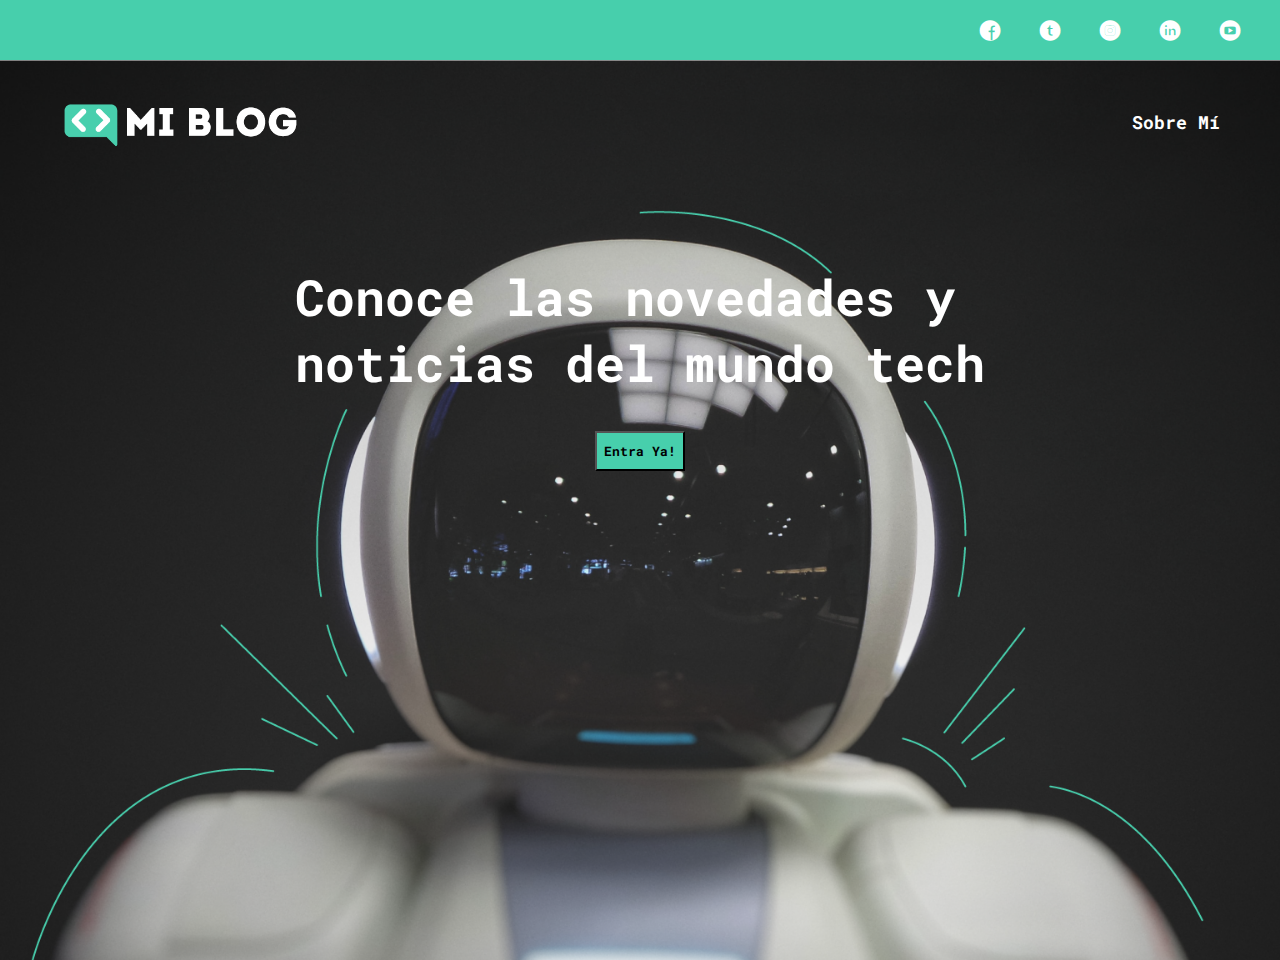
<file: index.html>
<!DOCTYPE html>
<html lang="en">
<head>
    <meta charset="UTF-8">
    <meta name="viewport" content="width=device-width, initial-scale=1.0">
    <title>BLOG - EJ</title>
    <link rel="stylesheet" href="./css/styles.min.css">
    <link rel="preconnect" href="https://fonts.gstatic.com">
    <link rel="preconnect" href="https://fonts.gstatic.com">
    <link href="https://fonts.googleapis.com/css2?family=Roboto+Mono:wght@300;700&display=swap" rel="stylesheet">
    <link rel="stylesheet" href="assets/socialmedia/font/flaticon.css">
</head>
<body class="body-index">
    <header>
        <ul>
            <li><a href="" class="flaticon-001-facebook"></a></li>
            <li><a href="" class="flaticon-002-twitter"></a></li>
            <li><a href="" class="flaticon-011-instagram"></a></li>
            <li><a href="" class="flaticon-010-linkedin"></a></li>
            <li><a href="" class="flaticon-008-youtube"></a></li>
        </ul>
    </header>

    <main class="index-main">
        <div class="index-arriba">

            <img src="./assets/logoblanco.png" class="logo" alt="Logo">
            <a href="/sobremi.html" class="sobremi">Sobre Mí</a>

        </div>

        <div class="index-abajo">

            <h1>Conoce las novedades y<br>noticias del mundo tech</h1>
            <button><a href="./blogs.html">Entra Ya!</a></button>

        </div>
    </main>
</body>
</html>
</file>
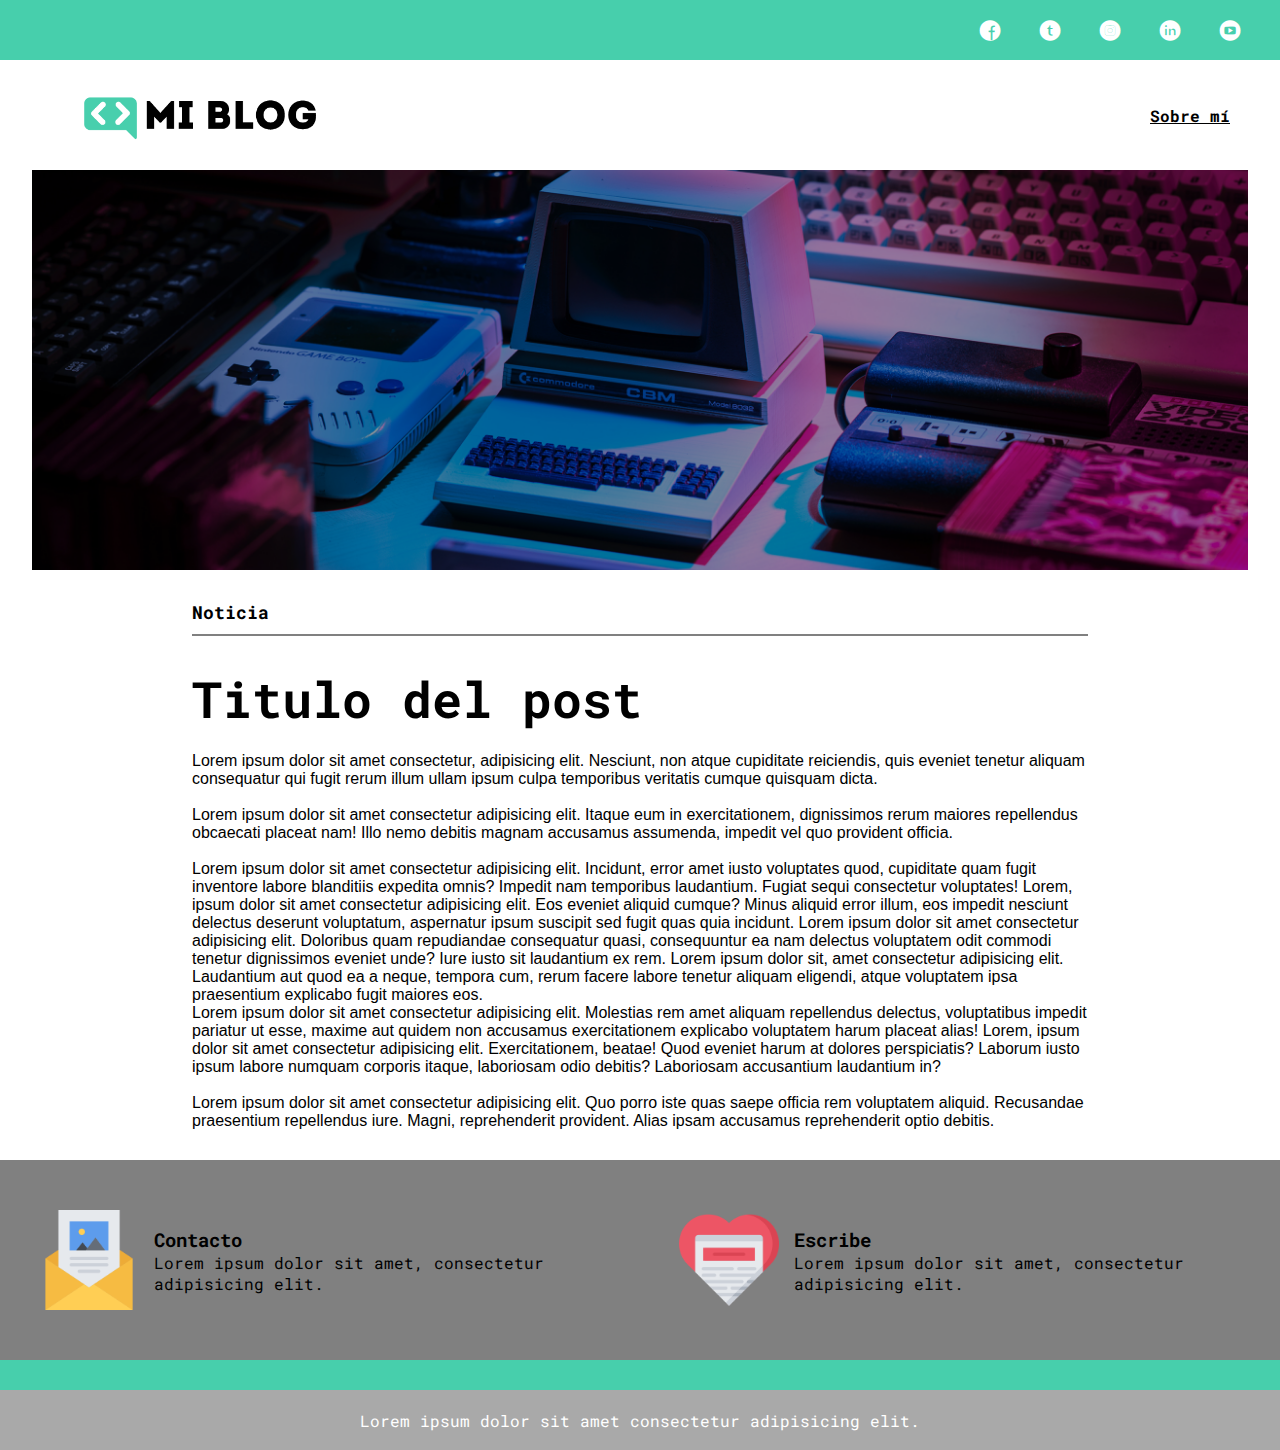
<file: blogpost.html>
<!DOCTYPE html>
<html lang="en">
<head>
    <meta charset="UTF-8">
    <meta name="viewport" content="width=device-width, initial-scale=1.0">
    <title>BLOG - EJ</title>
    <link rel="stylesheet" href="./css/styles.min.css">
    <link rel="preconnect" href="https://fonts.gstatic.com">
    <link rel="preconnect" href="https://fonts.gstatic.com">
    <link href="https://fonts.googleapis.com/css2?family=Roboto+Mono:wght@300;700&display=swap" rel="stylesheet">
    <link rel="stylesheet" href="assets/socialmedia/font/flaticon.css">
</head>

<body>
    <header>
        <ul>
            <li><a href="" class="flaticon-001-facebook"></a></li>
            <li><a href="" class="flaticon-002-twitter"></a></li>
            <li><a href="" class="flaticon-011-instagram"></a></li>
            <li><a href="" class="flaticon-010-linkedin"></a></li>
            <li><a href="" class="flaticon-008-youtube"></a></li>
        </ul>
    </header>

    <div class="bajo-header">
        <img src="./assets/logonegro.png" alt="Logo">
        <a href="/sobremi.html">Sobre mí</a>
    </div>

    <div class="cabecera"></div>

    <div class="medio">
        <p>Noticia</p>
        <div class="linea2"></div>
    </div>

    <main class="blogpost">
        <h2>Titulo del post</h1>
        <p>Lorem ipsum dolor sit amet consectetur, adipisicing elit. Nesciunt, non atque cupiditate reiciendis, quis eveniet tenetur aliquam consequatur qui fugit rerum illum ullam ipsum culpa temporibus veritatis cumque quisquam dicta.</p><br>
        <p>Lorem ipsum dolor sit amet consectetur adipisicing elit. Itaque eum in exercitationem, dignissimos rerum maiores repellendus obcaecati placeat nam! Illo nemo debitis magnam accusamus assumenda, impedit vel quo provident officia.</p><br>
        <p>Lorem ipsum dolor sit amet consectetur adipisicing elit. Incidunt, error amet iusto voluptates quod, cupiditate quam fugit inventore labore blanditiis expedita omnis? Impedit nam temporibus laudantium. Fugiat sequi consectetur voluptates! Lorem, ipsum dolor sit amet consectetur adipisicing elit. Eos eveniet aliquid cumque? Minus aliquid error illum, eos impedit nesciunt delectus deserunt voluptatum, aspernatur ipsum suscipit sed fugit quas quia incidunt. Lorem ipsum dolor sit amet consectetur adipisicing elit. Doloribus quam repudiandae consequatur quasi, consequuntur ea nam delectus voluptatem odit commodi tenetur dignissimos eveniet unde? Iure iusto sit laudantium ex rem. Lorem ipsum dolor sit, amet consectetur adipisicing elit. <br> Laudantium aut quod ea a neque, tempora cum, rerum facere labore tenetur aliquam eligendi, atque voluptatem ipsa praesentium explicabo fugit maiores eos. <br> Lorem ipsum dolor sit amet consectetur adipisicing elit. Molestias rem amet aliquam repellendus delectus, voluptatibus impedit pariatur ut esse, maxime aut quidem non accusamus exercitationem explicabo voluptatem harum placeat alias! Lorem, ipsum dolor sit amet consectetur adipisicing elit. Exercitationem, beatae! Quod eveniet harum at dolores perspiciatis? Laborum iusto ipsum labore numquam corporis itaque, laboriosam odio debitis? Laboriosam accusantium laudantium in?</p><br>
        <p>Lorem ipsum dolor sit amet consectetur adipisicing elit. Quo porro iste quas saepe officia rem voluptatem aliquid. Recusandae praesentium repellendus iure. Magni, reprehenderit provident. Alias ipsam accusamus reprehenderit optio debitis.</p>
    </main>

    <section class="contacto">

        <div class="encierro">
            <img src="assets/iconos/png/013-newsletter.png" alt="newsletter">

            <div class="contacto-escribe">
    
                
                <h3>Contacto</h3>
                <p>Lorem ipsum dolor sit amet, consectetur adipisicing elit.</p>
    
            </div>
        </div>

        <div class="encierro">
            <img src="assets/iconos/png/006-like.png" alt="live">

            <div class="contacto-escribe">
    
                
                <h3>Escribe</h3>
                <p>Lorem ipsum dolor sit amet, consectetur adipisicing elit.</p>
    
            </div>
        </div>

    </section>

    <footer><p>Lorem ipsum dolor sit amet consectetur adipisicing elit.</p></footer>
</body>
</html>
</file>
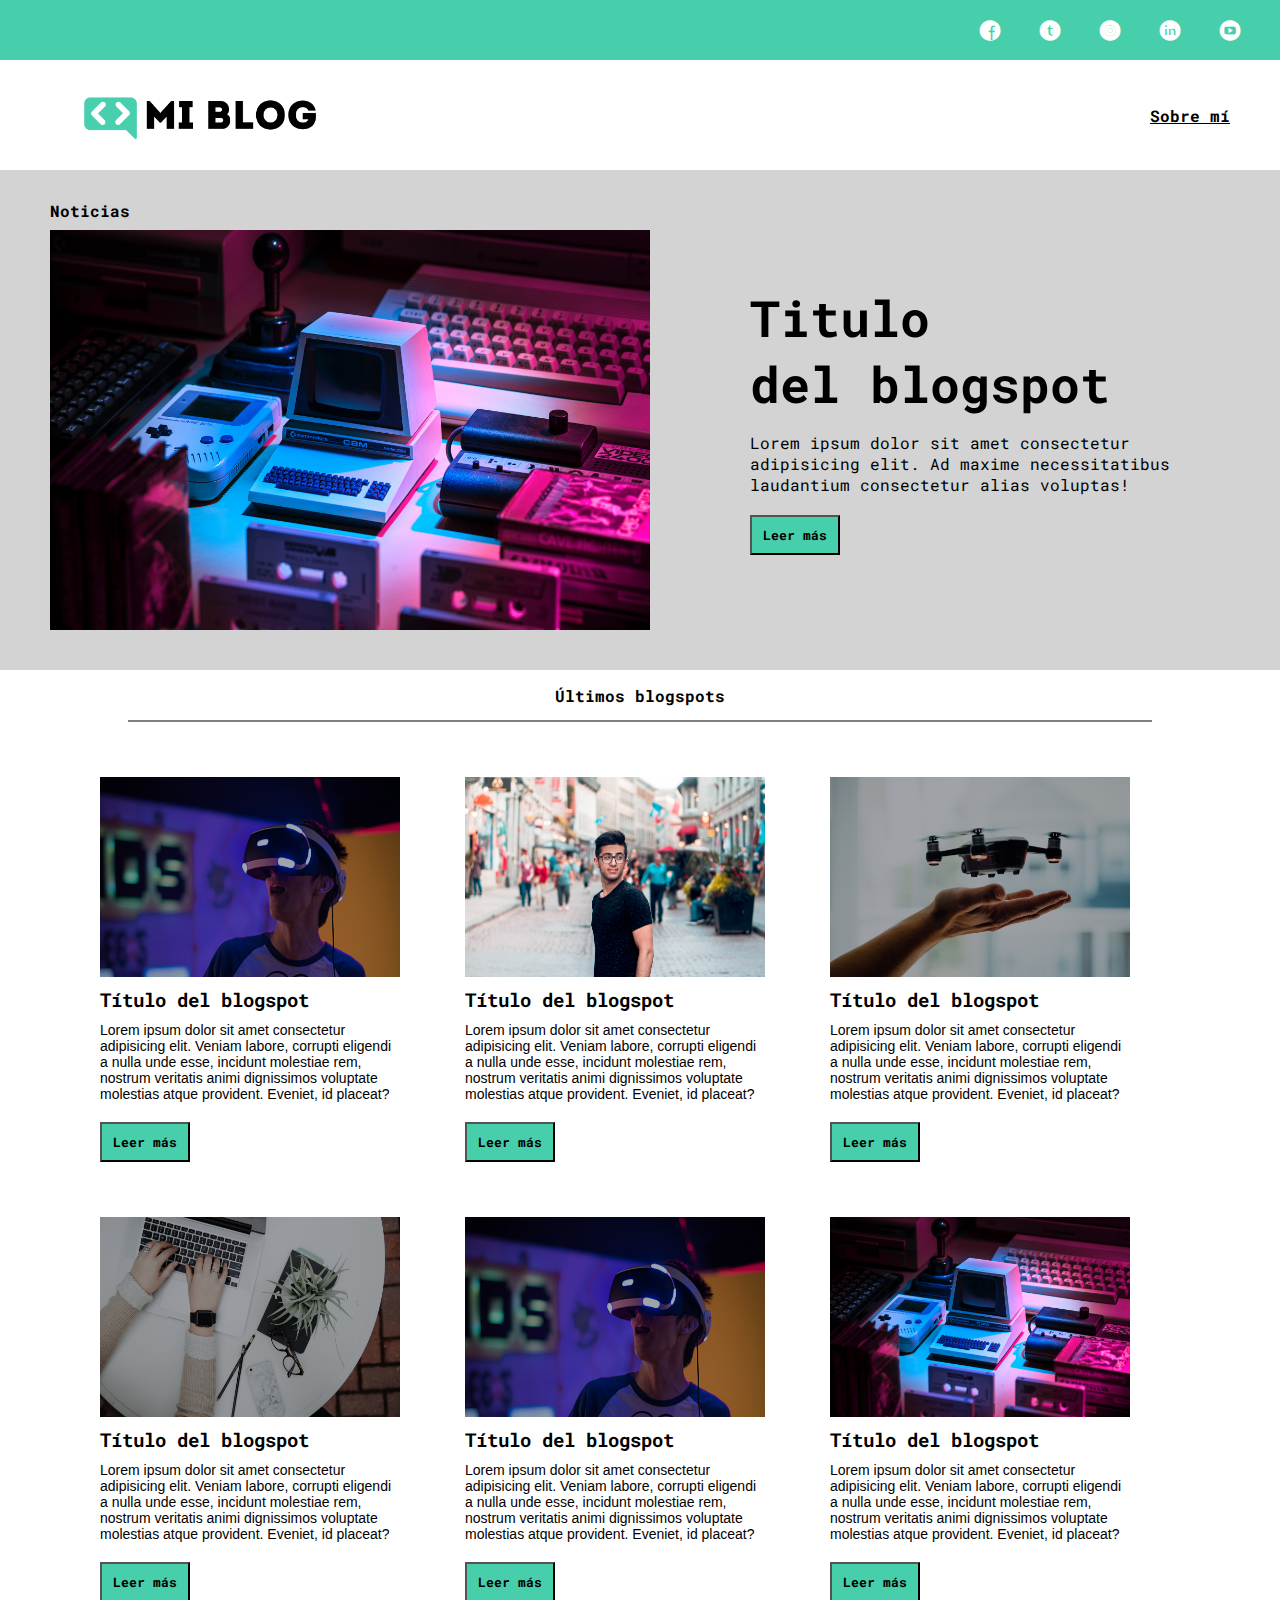
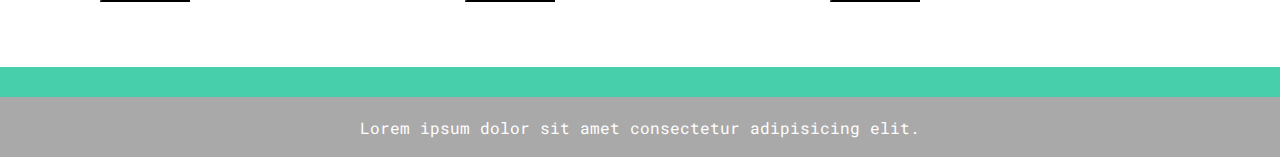
<file: blogs.html>
<!DOCTYPE html>
<html lang="en">
<head>
    <meta charset="UTF-8">
    <meta name="viewport" content="width=device-width, initial-scale=1.0">
    <title>Document</title>
    <link rel="stylesheet" href="./css/styles.min.css">
    <link rel="preconnect" href="https://fonts.gstatic.com">
    <link rel="preconnect" href="https://fonts.gstatic.com">
    <link href="https://fonts.googleapis.com/css2?family=Roboto+Mono:wght@300;700&display=swap" rel="stylesheet">
    <link rel="stylesheet" href="assets/socialmedia/font/flaticon.css">
</head>
<body>

    <header>
        <ul>
            <li><a href="" class="flaticon-001-facebook"></a></li>
            <li><a href="" class="flaticon-002-twitter"></a></li>
            <li><a href="" class="flaticon-011-instagram"></a></li>
            <li><a href="" class="flaticon-010-linkedin"></a></li>
            <li><a href="" class="flaticon-008-youtube"></a></li>
        </ul>
    </header>

    <div class="bajo-header">
        <img src="./assets/logonegro.png" alt="Logo">
        <a href="/sobremi.html">Sobre mí</a>
    </div>

    <section class="blogs-arriba">
            <p class="noticias-arriba">Noticias</p>

            <div class="noticias-container">

                
                <img src="./assets/imagenes/lorenzo-herrera-p0j-mE6mGo4-unsplash.jpg" alt="Noticia">

                <div class="detalle-noticia">
                    <h1>Titulo<br>del blogspot</h1>
                    <p>Lorem ipsum dolor sit amet consectetur adipisicing elit. Ad maxime necessitatibus laudantium consectetur alias voluptas!</p>
                    <button><a href="/blogpost.html">Leer más</a></button>
                </div>

            </div>

    </section>

    <div class="titulo-medio">
        <p>Últimos blogspots</p>
    </div>

    <div class="linea"></div>

    <section class="blogs-abajo">

        <article class="card-notice">

            <img src="assets/imagenes/uriel-soberanes-MxVkWPiJALs-unsplash-2.png" alt="Imagen noticia">
            <h3>Título del blogspot</h1>
            <p>Lorem ipsum dolor sit amet consectetur adipisicing elit. Veniam labore, corrupti eligendi a nulla unde esse, incidunt molestiae rem, nostrum veritatis animi dignissimos voluptate molestias atque provident. Eveniet, id placeat?</p>
            <button><a href="/blogpost.html">Leer más</a></button>

        </article>

        <article class="card-notice">

            <img src="assets/imagenes/warren-wong-iOWry_4xGmc-unsplash.jpg" alt="Imagen noticia">
            <h3>Título del blogspot</h1>
            <p>Lorem ipsum dolor sit amet consectetur adipisicing elit. Veniam labore, corrupti eligendi a nulla unde esse, incidunt molestiae rem, nostrum veritatis animi dignissimos voluptate molestias atque provident. Eveniet, id placeat?</p>
            <button><a href="/blogpost.html">Leer más</a></button>

        </article>

        <article class="card-notice">

            <img src="assets/imagenes/dose-media-DiTiYQx0mh4-unsplash-2.png" alt="Imagen noticia">
            <h3>Título del blogspot</h1>
            <p>Lorem ipsum dolor sit amet consectetur adipisicing elit. Veniam labore, corrupti eligendi a nulla unde esse, incidunt molestiae rem, nostrum veritatis animi dignissimos voluptate molestias atque provident. Eveniet, id placeat?</p>
            <button><a href="/blogpost.html">Leer más</a></button>

        </article>

        <article class="card-notice">

            <img src="assets/imagenes/corinne-kutz-tMI2_-r5Nfo-unsplash-2.png" alt="Imagen noticia">
            <h3>Título del blogspot</h1>
            <p>Lorem ipsum dolor sit amet consectetur adipisicing elit. Veniam labore, corrupti eligendi a nulla unde esse, incidunt molestiae rem, nostrum veritatis animi dignissimos voluptate molestias atque provident. Eveniet, id placeat?</p>
            <button><a href="/blogpost.html">Leer más</a></button>

        </article>

        <article class="card-notice">

            <img src="assets/imagenes/uriel-soberanes-MxVkWPiJALs-unsplash-2.png" alt="Imagen noticia">
            <h3>Título del blogspot</h1>
            <p>Lorem ipsum dolor sit amet consectetur adipisicing elit. Veniam labore, corrupti eligendi a nulla unde esse, incidunt molestiae rem, nostrum veritatis animi dignissimos voluptate molestias atque provident. Eveniet, id placeat?</p>
            <button><a href="/blogpost.html">Leer más</a></button>

        </article>

        <article class="card-notice">

            <img src="assets/imagenes/lorenzo-herrera-p0j-mE6mGo4-unsplash.jpg" alt="Imagen noticia">
            <h3>Título del blogspot</h1>
            <p>Lorem ipsum dolor sit amet consectetur adipisicing elit. Veniam labore, corrupti eligendi a nulla unde esse, incidunt molestiae rem, nostrum veritatis animi dignissimos voluptate molestias atque provident. Eveniet, id placeat?</p>
            <button><a href="/blogpost.html">Leer más</a></button>

        </article>

    </section>
    
    <footer><p>Lorem ipsum dolor sit amet consectetur adipisicing elit.</p></footer>

</body>
</html>
</file>
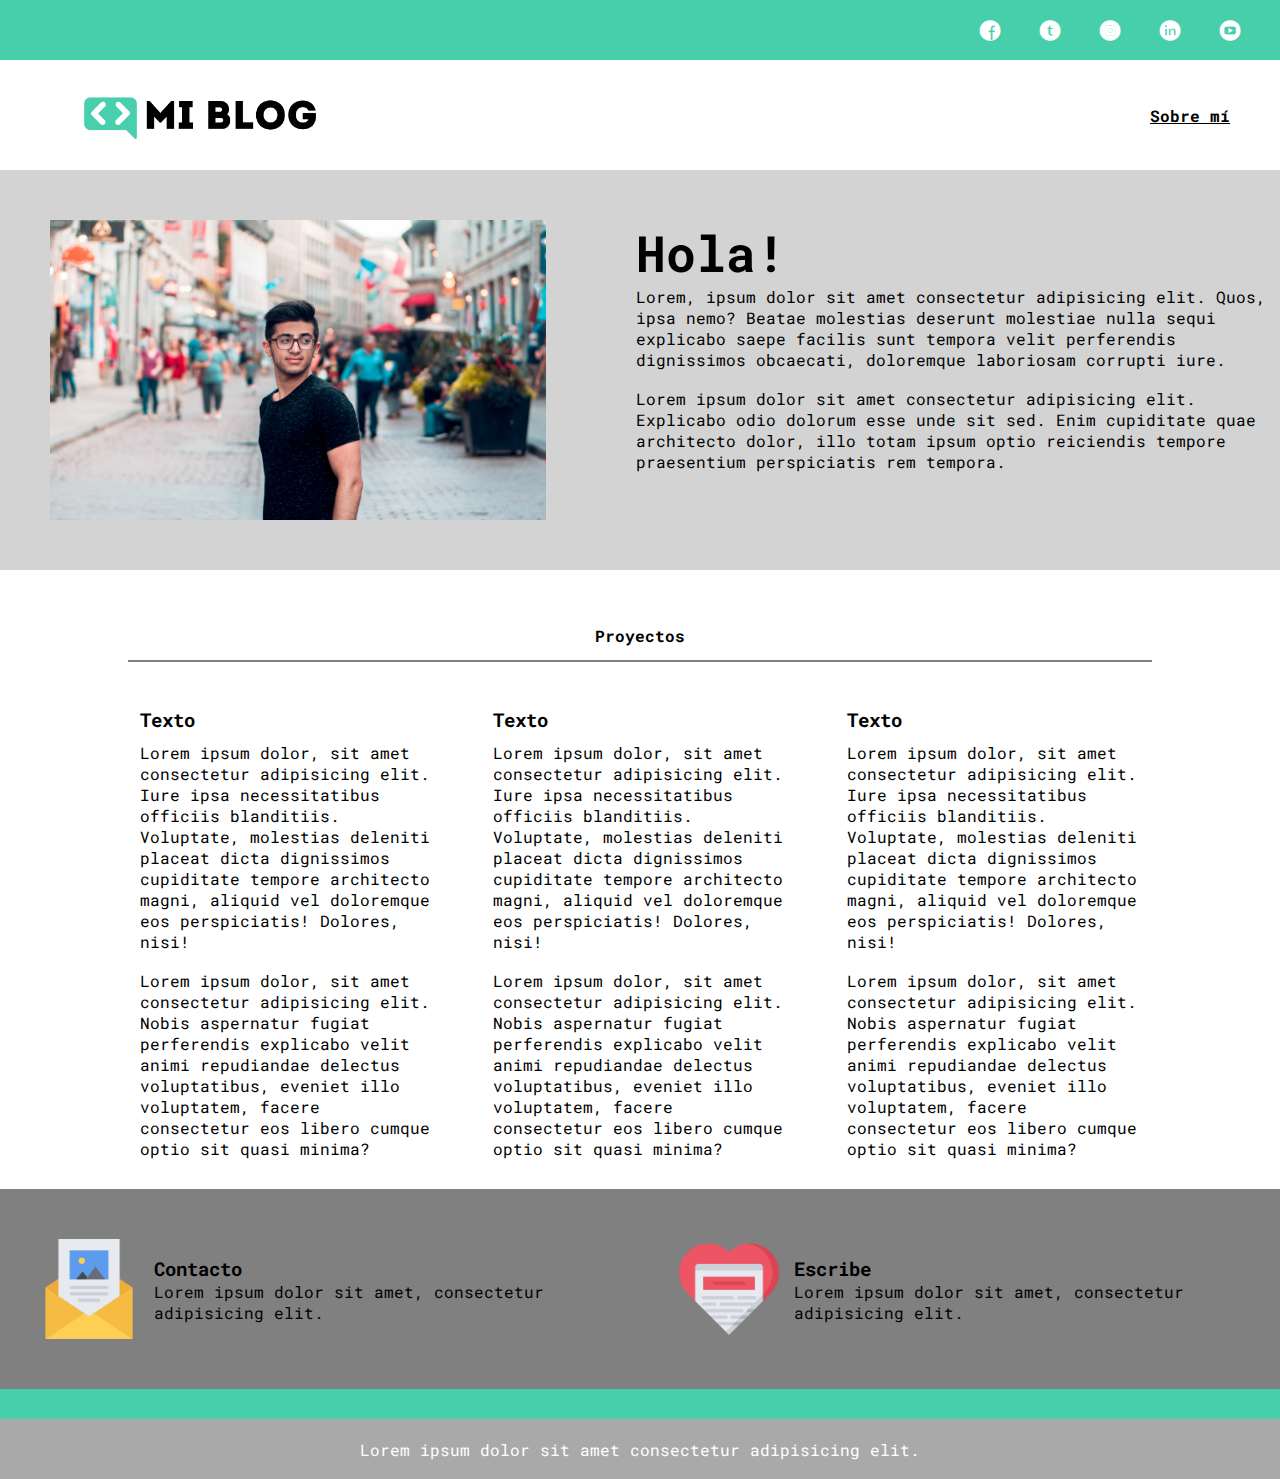
<file: sobremi.html>
<!DOCTYPE html>
<html lang="en">
<head>
    <meta charset="UTF-8">
    <meta name="viewport" content="width=device-width, initial-scale=1.0">
    <title>Document</title>
    <link rel="stylesheet" href="./css/styles.min.css">
    <link rel="preconnect" href="https://fonts.gstatic.com">
    <link rel="preconnect" href="https://fonts.gstatic.com">
    <link href="https://fonts.googleapis.com/css2?family=Roboto+Mono:wght@300;700&display=swap" rel="stylesheet">
    <link rel="stylesheet" href="assets/socialmedia/font/flaticon.css">
</head>
<body>

    <header>
        <ul>
            <li><a href="" class="flaticon-001-facebook"></a></li>
            <li><a href="" class="flaticon-002-twitter"></a></li>
            <li><a href="" class="flaticon-011-instagram"></a></li>
            <li><a href="" class="flaticon-010-linkedin"></a></li>
            <li><a href="" class="flaticon-008-youtube"></a></li>
        </ul>
    </header>

    <div class="bajo-header">
        <img src="./assets/logonegro.png" alt="Logo">
        <a href="">Sobre mí</a>
    </div>

    <section class="sobremi-up">
        <div class="imagen-sobremi"></div>
        <div class="sobremi-desc">
            <h2>Hola!</h2>
            <p>Lorem, ipsum dolor sit amet consectetur adipisicing elit. Quos, ipsa nemo? Beatae molestias deserunt molestiae nulla sequi explicabo saepe facilis sunt tempora velit perferendis dignissimos obcaecati, doloremque laboriosam corrupti iure.</p><br><p>Lorem ipsum dolor sit amet consectetur adipisicing elit. Explicabo odio dolorum esse unde sit sed. Enim cupiditate quae architecto dolor, illo totam ipsum optio reiciendis tempore praesentium perspiciatis rem tempora.</p>
        </div>
    </section>

    <div class="titulo-medio">
        <p>Proyectos</p>
    </div>

    <div class="linea"></div>

    <section class="proyectos">
        
        <div class="proyectos-card">
            <h3>Texto</h3>
            <p>Lorem ipsum dolor, sit amet consectetur adipisicing elit. Iure ipsa necessitatibus officiis blanditiis. Voluptate, molestias deleniti placeat dicta dignissimos cupiditate tempore architecto magni, aliquid vel doloremque eos perspiciatis! Dolores, nisi!</p><br><p>Lorem ipsum dolor, sit amet consectetur adipisicing elit. Nobis aspernatur fugiat perferendis explicabo velit animi repudiandae delectus voluptatibus, eveniet illo voluptatem, facere consectetur eos libero cumque optio sit quasi minima?</p>
        </div>

        <div class="proyectos-card">
            <h3>Texto</h3>
            <p>Lorem ipsum dolor, sit amet consectetur adipisicing elit. Iure ipsa necessitatibus officiis blanditiis. Voluptate, molestias deleniti placeat dicta dignissimos cupiditate tempore architecto magni, aliquid vel doloremque eos perspiciatis! Dolores, nisi!</p><br><p>Lorem ipsum dolor, sit amet consectetur adipisicing elit. Nobis aspernatur fugiat perferendis explicabo velit animi repudiandae delectus voluptatibus, eveniet illo voluptatem, facere consectetur eos libero cumque optio sit quasi minima?</p>
        </div>

        <div class="proyectos-card">
            <h3>Texto</h3>
            <p>Lorem ipsum dolor, sit amet consectetur adipisicing elit. Iure ipsa necessitatibus officiis blanditiis. Voluptate, molestias deleniti placeat dicta dignissimos cupiditate tempore architecto magni, aliquid vel doloremque eos perspiciatis! Dolores, nisi!</p><br><p>Lorem ipsum dolor, sit amet consectetur adipisicing elit. Nobis aspernatur fugiat perferendis explicabo velit animi repudiandae delectus voluptatibus, eveniet illo voluptatem, facere consectetur eos libero cumque optio sit quasi minima?</p>
        </div>
    </section>

    <section class="contacto">

        <div class="encierro">
            <img src="assets/iconos/png/013-newsletter.png" alt="newsletter">

            <div class="contacto-escribe">
    
                
                <h3>Contacto</h3>
                <p>Lorem ipsum dolor sit amet, consectetur adipisicing elit.</p>
    
            </div>
        </div>

        <div class="encierro">
            <img src="assets/iconos/png/006-like.png" alt="live">

            <div class="contacto-escribe">
    
                
                <h3>Escribe</h3>
                <p>Lorem ipsum dolor sit amet, consectetur adipisicing elit.</p>
    
            </div>
        </div>

    </section>

    <footer><p>Lorem ipsum dolor sit amet consectetur adipisicing elit.</p></footer>


    
</body>
</html>
</file>
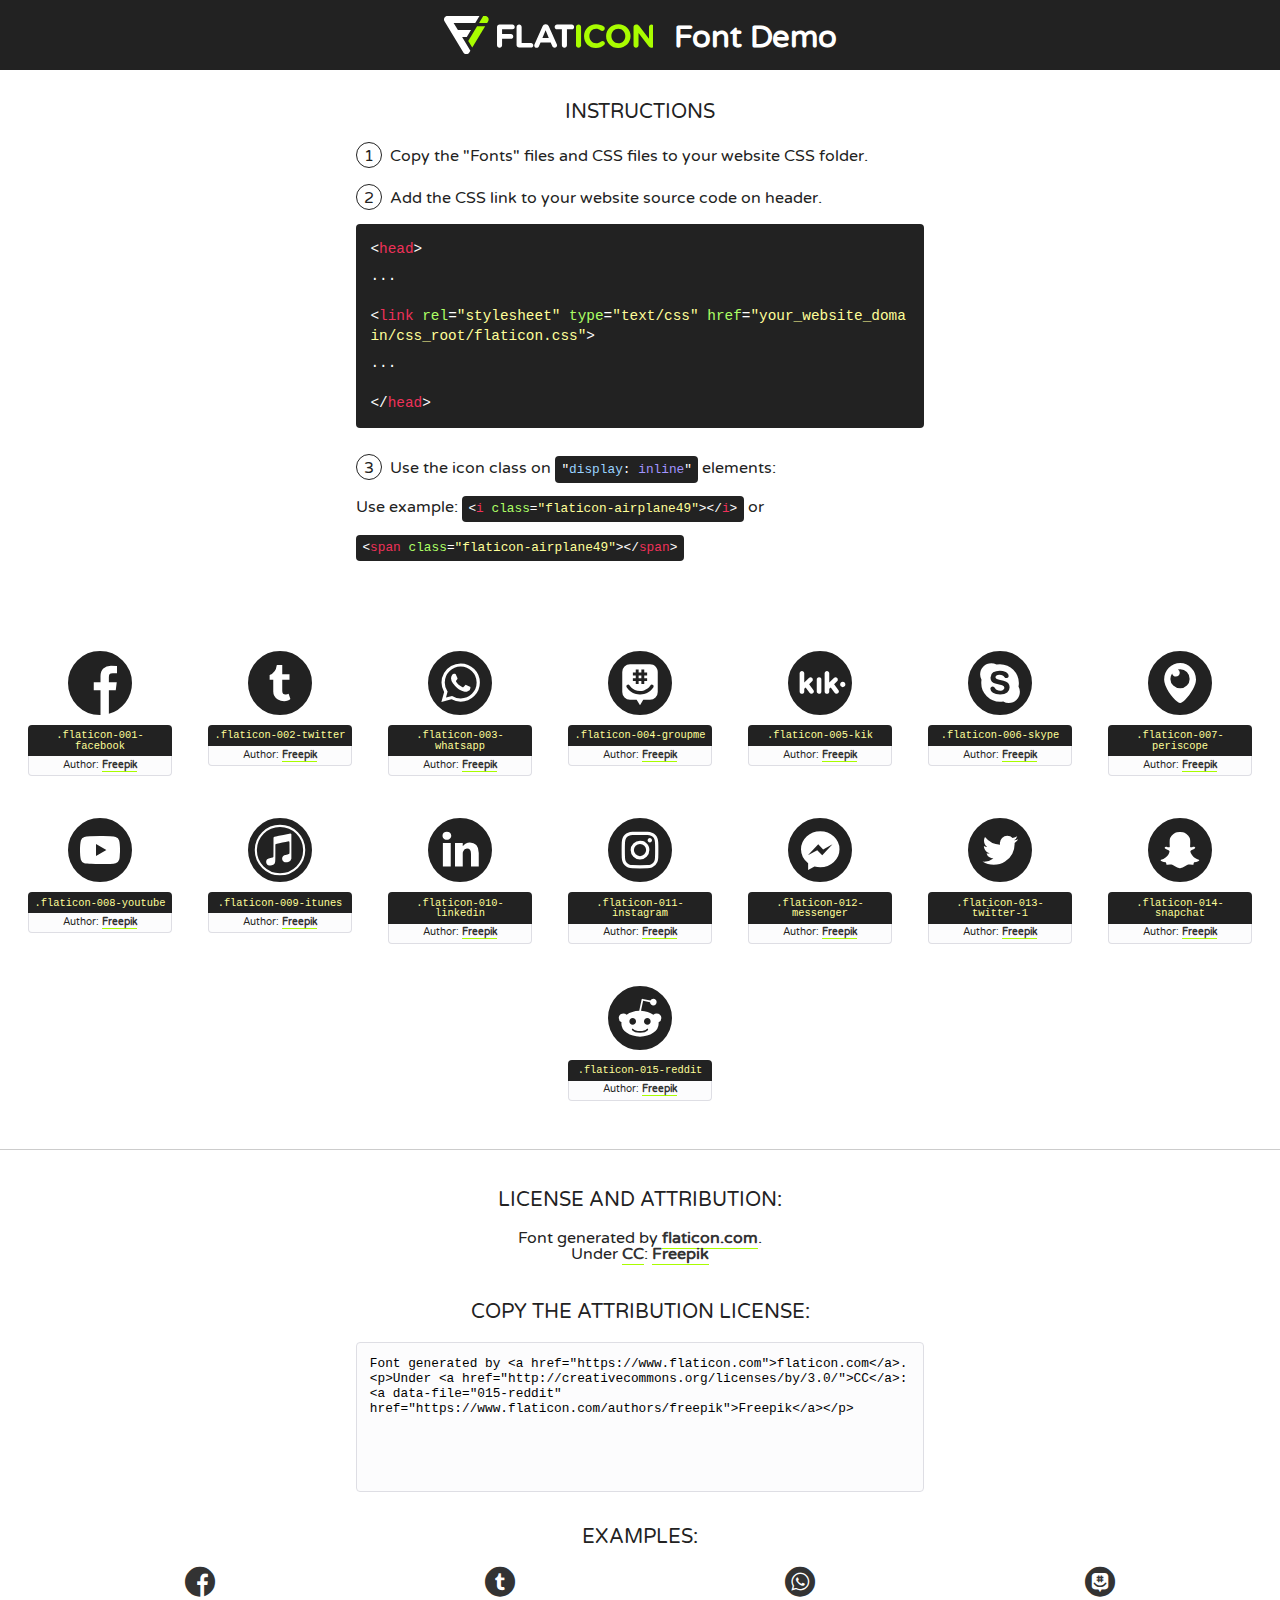
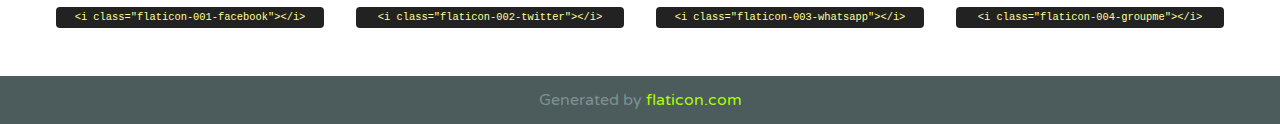
<file: assets/socialmedia/font/flaticon.html>
<!DOCTYPE html>
<!--
  Flaticon icon font: Flaticon
  Creation date: 20/12/2018 09:27
-->
<html>
<!DOCTYPE html>
<html>

<head>
    <title>Flaticon WebFont</title>
    <link href="http://fonts.googleapis.com/css?family=Varela+Round" rel="stylesheet" type="text/css" />
    <link rel="stylesheet" type="text/css" href="flaticon.css">
    <meta charset="UTF-8">
    <style>
    html, body, div, span, applet, object, iframe,
    h1, h2, h3, h4, h5, h6, p, blockquote, pre,
    a, abbr, acronym, address, big, cite, code,
    del, dfn, em, img, ins, kbd, q, s, samp,
    small, strike, strong, sub, sup, tt, var,
    b, u, i, center,
    dl, dt, dd, ol, ul, li,
    fieldset, form, label, legend,
    table, caption, tbody, tfoot, thead, tr, th, td,
    article, aside, canvas, details, embed, 
    figure, figcaption, footer, header, hgroup, 
    menu, nav, output, ruby, section, summary,
    time, mark, audio, video {
        margin: 0;
        padding: 0;
        border: 0;
        font-size: 100%;
        font: inherit;
        vertical-align: baseline;
    }
    /* HTML5 display-role reset for older browsers */
    article, aside, details, figcaption, figure, 
    footer, header, hgroup, menu, nav, section {
        display: block;
    }
    body {
        line-height: 1;
    }
    ol, ul {
        list-style: none;
    }
    blockquote, q {
        quotes: none;
    }
    blockquote:before, blockquote:after,
    q:before, q:after {
        content: '';
        content: none;
    }
    table {
        border-collapse: collapse;
        border-spacing: 0;
    }
    body {
        font-family: 'Varela Round', Helvetica, Arial, sans-serif;
        font-size: 16px;
        color: #222;
    }
    a {
        color: #333;
        border-bottom: 1px solid #a9fd00;
        font-weight: bold;
        text-decoration: none;
    }
    * {
        -moz-box-sizing: border-box;
        -webkit-box-sizing: border-box;
        box-sizing: border-box;
        margin: 0;
        padding: 0;
    }
    [class^="flaticon-"]:before, [class*=" flaticon-"]:before, [class^="flaticon-"]:after, [class*=" flaticon-"]:after {
        font-family: Flaticon;
        font-size: 30px;
        font-style: normal;
        margin-left: 20px;
        color: #333;
    }
    .wrapper {
        max-width: 600px;
        margin: auto;
        padding: 0 1em;
    }
    .title {
        font-size: 1.25em;
        text-align: center;
        margin-bottom: 1em;
        text-transform: uppercase;
    }
    header {
        text-align: center;
        background-color: #222;
        color: #fff;
        padding: 1em;
    }
    header .logo {
        width: 210px;
        height: 38px;
        display: inline-block;
        vertical-align: middle;
        margin-right: 1em;
        border: none;
    }
    header strong {
        font-size: 1.95em;
        font-weight: bold;
        vertical-align: middle;
        margin-top: 5px;
        display: inline-block;
    }
    .demo {
        margin: 2em auto;
        line-height: 1.25em;
    }
    .demo ul li {
        margin-bottom: 1em;
    }
    .demo ul li .num {
        color: #222;
        border-radius: 20px;
        display: inline-block;
        width: 26px;
        padding: 3px;
        height: 26px;
        text-align: center;
        margin-right: 0.5em;
        border: 1px solid #222;
    }
    .demo ul li code {
        background-color: #222;
        border-radius: 4px;
        padding: 0.25em 0.5em;
        display: inline-block;
        color: #fff;
        font-family: Consolas,Monaco,Lucida Console,Liberation Mono,DejaVu Sans Mono,Bitstream Vera Sans Mono,Courier New, monospace;
        font-weight: lighter;
        margin-top: 1em;
        font-size: 0.8em;
        word-break: break-all;
    }
    .demo ul li code.big {
        padding: 1em;
        font-size: 0.9em;
    }
    .demo ul li code .red {
        color: #EF3159;
    }
    .demo ul li code .green {
        color: #ACFF65;
    }
    .demo ul li code .yellow {
        color: #FFFF99;
    }
    .demo ul li code .blue {
        color: #99D3FF;
    }
    .demo ul li code .purple {
        color: #A295FF;
    }
    .demo ul li code .dots {
        margin-top: 0.5em;
        display: block;
    }
    #glyphs {
        border-bottom: 1px solid #ccc;
        padding: 2em 0;
        text-align: center;
    }
    .glyph {
        display: inline-block;
        width: 9em;
        margin: 1em;
        text-align: center;
        vertical-align: top;
        background: #FFF;
    }
    .glyph .glyph-icon {
        padding: 10px;
        display: block;
        font-family:"Flaticon";
        font-size: 64px;
        line-height: 1;
    }
    .glyph .glyph-icon:before {
        font-size: 64px;
        color: #222;
        margin-left: 0;
    }
    .class-name {
        font-size: 0.65em;
        background-color: #222;
        color: #fff;
        border-radius: 4px 4px 0 0;
        padding: 0.5em;
        color: #FFFF99;
        font-family: Consolas,Monaco,Lucida Console,Liberation Mono,DejaVu Sans Mono,Bitstream Vera Sans Mono,Courier New, monospace;
    }
    .author-name {
        font-size: 0.6em;
        background-color: #fcfcfd;
        border: 1px solid #DEDEE4;
        border-top: 0;
        border-radius: 0 0 4px 4px;
        padding: 0.5em;
    }
    .class-name:last-child {
        font-size: 10px;
        color:#888;
    }
    .class-name:last-child a {
        font-size: 10px;
        color:#555;
    }
    .class-name:last-child a:hover {
        color:#a9fd00;
    }
    .glyph > input {
        display: block;
        width: 100px;
        margin: 5px auto;
        text-align: center;
        font-size: 12px;
        cursor: text;
    }
    .glyph > input.icon-input {
        font-family:"Flaticon";
        font-size: 16px;
        margin-bottom: 10px;
    }
    .attribution .title {
        margin-top: 2em;
    }
    .attribution textarea {
        background-color: #fcfcfd;
        padding: 1em;
        border: none;
        box-shadow: none;
        border: 1px solid #DEDEE4;
        border-radius: 4px;
        resize: none;
        width: 100%;
        height: 150px;
        font-size: 0.8em;
        font-family: Consolas,Monaco,Lucida Console,Liberation Mono,DejaVu Sans Mono,Bitstream Vera Sans Mono,Courier New, monospace;
        -webkit-appearance: none;
    }
    .iconsuse {
        margin: 2em auto;
        text-align: center;
        max-width: 1200px;
    }
    .iconsuse:after {
        content: '';
        display: table;
        clear: both;
    }
    .iconsuse .image {
        float: left;
        width: 25%;
        padding: 0 1em;
    }
    .iconsuse .image p {
        margin-bottom: 1em;
    }
    .iconsuse .image span {
        display: block;
        font-size: 0.65em;
        background-color: #222;
        color: #fff;
        border-radius: 4px;
        padding: 0.5em;
        color: #FFFF99;
        margin-top: 1em;
        font-family: Consolas,Monaco,Lucida Console,Liberation Mono,DejaVu Sans Mono,Bitstream Vera Sans Mono,Courier New, monospace;
    }
    #footer {
        text-align: center;
        background-color: #4C5B5C;
        color: #7c9192;
        padding: 1em;
    }
    #footer a {
        border: none;
        color: #a9fd00;
        font-weight: normal;
    }
    @media (max-width: 960px) {
        .iconsuse .image {
            width: 50%;
        }
    }
    @media (max-width: 560px) {
        .iconsuse .image {
            width: 100%;
        }
    }
    </style>
</head>

<body class="characters-off">

    <header>
        <a href="https://www.flaticon.com" target="_blank" class="logo">
            <svg version="1.1" xmlns="http://www.w3.org/2000/svg" xmlns:xlink="http://www.w3.org/1999/xlink" xmlns:a="http://ns.adobe.com/AdobeSVGViewerExtensions/3.0/" viewBox="0 0 560.875 102.036" enable-background="new 0 0 560.875 102.036" xml:space="preserve">
                <defs>
                </defs>
                <g>
                    <g class="letters">
                        <path fill="#ffffff" d="M141.596,29.675c0-3.777,2.985-6.767,6.764-6.767h34.438c3.426,0,6.15,2.728,6.15,6.15
                        c0,3.43-2.724,6.149-6.15,6.149h-27.674v13.091h23.719c3.429,0,6.151,2.724,6.151,6.15c0,3.43-2.723,6.149-6.151,6.149h-23.719
                        v17.574c0,3.773-2.986,6.761-6.764,6.761c-3.779,0-6.764-2.989-6.764-6.761V29.675z"></path>
                        <path fill="#ffffff" d="M193.844,29.149c0-3.781,2.985-6.767,6.764-6.767c3.776,0,6.763,2.985,6.763,6.767v42.957h25.039
                        c3.426,0,6.149,2.726,6.149,6.153c0,3.425-2.723,6.15-6.149,6.15h-31.802c-3.779,0-6.764-2.986-6.764-6.768V29.149z"></path>
                        <path fill="#ffffff" d="M241.891,75.71l21.438-48.407c1.492-3.341,4.215-5.357,7.906-5.357h0.792
                        c3.686,0,6.323,2.017,7.815,5.357l21.439,48.407c0.436,0.967,0.701,1.845,0.701,2.723c0,3.602-2.809,6.501-6.414,6.501
                        c-3.161,0-5.269-1.845-6.499-4.655l-4.132-9.661h-27.059l-4.301,10.102c-1.144,2.631-3.426,4.214-6.237,4.214
                        c-3.517,0-6.24-2.81-6.24-6.325C241.1,77.64,241.451,76.677,241.891,75.71z M279.932,58.666l-8.521-20.297l-8.526,20.297H279.932
                        z"></path>
                        <path fill="#ffffff" d="M314.864,35.387H301.86c-3.429,0-6.239-2.813-6.239-6.238c0-3.429,2.811-6.24,6.239-6.24h39.533
                        c3.426,0,6.237,2.811,6.237,6.24c0,3.425-2.811,6.238-6.237,6.238h-13.001v42.785c0,3.773-2.99,6.761-6.764,6.761
                        c-3.779,0-6.764-2.989-6.764-6.761V35.387z"></path>
                        <path fill="#A9FD00" d="M352.615,29.149c0-3.781,2.985-6.767,6.767-6.767c3.774,0,6.761,2.985,6.761,6.767v49.024
                        c0,3.773-2.987,6.761-6.761,6.761c-3.781,0-6.767-2.989-6.767-6.761V29.149z"></path>
                        <path fill="#A9FD00" d="M374.132,53.836v-0.179c0-17.481,13.178-31.801,32.065-31.801c9.22,0,15.459,2.458,20.557,6.238
                        c1.402,1.054,2.637,2.985,2.637,5.357c0,3.692-2.985,6.59-6.681,6.59c-1.845,0-3.071-0.702-4.044-1.319
                        c-3.776-2.813-7.729-4.393-12.562-4.393c-10.364,0-17.831,8.611-17.831,19.154v0.173c0,10.542,7.291,19.329,17.831,19.329
                        c5.715,0,9.492-1.756,13.359-4.834c1.049-0.874,2.458-1.491,4.039-1.491c3.429,0,6.325,2.813,6.325,6.236
                        c0,2.106-1.056,3.78-2.282,4.834c-5.539,4.834-12.036,7.733-21.878,7.733C387.572,85.464,374.132,71.493,374.132,53.836z"></path>
                        <path fill="#A9FD00" d="M433.009,53.836v-0.179c0-17.481,13.79-31.801,32.766-31.801c18.981,0,32.592,14.143,32.592,31.628v0.173
                        c0,17.483-13.785,31.807-32.769,31.807C446.625,85.464,433.009,71.32,433.009,53.836z M484.224,53.836v-0.179
                        c0-10.539-7.725-19.326-18.626-19.326c-10.893,0-18.449,8.611-18.449,19.154v0.173c0,10.542,7.73,19.329,18.626,19.329
                        C476.676,72.986,484.224,64.378,484.224,53.836z"></path>
                        <path fill="#A9FD00" d="M506.233,29.321c0-3.774,2.99-6.763,6.767-6.763h1.401c3.252,0,5.183,1.583,7.029,3.953l26.093,34.265
                        V29.059c0-3.692,2.99-6.677,6.681-6.677c3.683,0,6.671,2.985,6.671,6.677v48.934c0,3.78-2.987,6.765-6.764,6.765h-0.436
                        c-3.257,0-5.188-1.581-7.034-3.953l-27.056-35.492v32.944c0,3.687-2.985,6.676-6.678,6.676c-3.683,0-6.673-2.989-6.673-6.676
                        V29.321z"></path>
                    </g>
                    <g class="insignia">
                        <path fill="#ffffff" d="M48.372,56.137h12.517l11.156-18.537H37.186L25.688,18.539h57.825L94.668,0H9.271
                        C5.925,0,2.842,1.801,1.198,4.716c-1.644,2.907-1.593,6.482,0.134,9.343l50.38,83.501c1.678,2.781,4.689,4.476,7.938,4.476
                        c3.246,0,6.257-1.695,7.935-4.476l2.898-4.804L48.372,56.137z"></path>
                        <g class="i">
                            <path fill="#A9FD00" d="M93.575,18.539h0.031v0.004l21.652,0.004l2.705-4.488c1.727-2.861,1.778-6.436,0.133-9.343
                            C116.454,1.801,113.371,0,110.026,0h-5.294L93.575,18.539z"></path>
                            <polygon fill="#A9FD00" points="88.291,27.356 64.725,66.486 75.519,84.404 109.942,27.356"></polygon>
                        </g>
                    </g>
                </g>
            </svg>
        </a>
        <strong>Font Demo</strong>
    </header>


    <section class="demo wrapper">

        <p class="title">Instructions</p>

        <ul>
            <li>
                <span class="num">1</span>Copy the "Fonts" files and CSS files to your website CSS folder.
            </li>
            <li>
                <span class="num">2</span>Add the CSS link to your website source code on header.
                <code class="big">
                    &lt;<span class="red">head</span>&gt;
                    <br/><span class="dots">...</span>
                    <br/>&lt;<span class="red">link</span> <span class="green">rel</span>=<span class="yellow">"stylesheet"</span> <span class="green">type</span>=<span class="yellow">"text/css"</span> <span class="green">href</span>=<span class="yellow">"your_website_domain/css_root/flaticon.css"</span>&gt;
                    <br/><span class="dots">...</span>
                    <br/>&lt;/<span class="red">head</span>&gt;
                </code>
            </li>

            <li>
                <p>
                    <span class="num">3</span>Use the icon class on <code>"<span class="blue">display</span>:<span class="purple"> inline</span>"</code> elements:
                    <br />
                    Use example: <code>&lt;<span class="red">i</span> <span class="green">class</span>=<span class="yellow">&quot;flaticon-airplane49&quot;</span>&gt;&lt;/<span class="red">i</span>&gt;</code> or <code>&lt;<span class="red">span</span> <span class="green">class</span>=<span class="yellow">&quot;flaticon-airplane49&quot;</span>&gt;&lt;/<span class="red">span</span>&gt;</code>
            </li>
        </ul>

    </section>




   <section id="glyphs">          
    
      
        <div class="glyph"><div class="glyph-icon flaticon-001-facebook"></div>
            <div class="class-name">.flaticon-001-facebook</div>
            <div class="author-name">Author: <a data-file="001-facebook" href="https://www.flaticon.com/authors/freepik">Freepik</a> </div> 
        </div>        
        
        <div class="glyph"><div class="glyph-icon flaticon-002-twitter"></div>
            <div class="class-name">.flaticon-002-twitter</div>
            <div class="author-name">Author: <a data-file="002-twitter" href="https://www.flaticon.com/authors/freepik">Freepik</a> </div> 
        </div>        
        
        <div class="glyph"><div class="glyph-icon flaticon-003-whatsapp"></div>
            <div class="class-name">.flaticon-003-whatsapp</div>
            <div class="author-name">Author: <a data-file="003-whatsapp" href="https://www.flaticon.com/authors/freepik">Freepik</a> </div> 
        </div>        
        
        <div class="glyph"><div class="glyph-icon flaticon-004-groupme"></div>
            <div class="class-name">.flaticon-004-groupme</div>
            <div class="author-name">Author: <a data-file="004-groupme" href="https://www.flaticon.com/authors/freepik">Freepik</a> </div> 
        </div>        
        
        <div class="glyph"><div class="glyph-icon flaticon-005-kik"></div>
            <div class="class-name">.flaticon-005-kik</div>
            <div class="author-name">Author: <a data-file="005-kik" href="https://www.flaticon.com/authors/freepik">Freepik</a> </div> 
        </div>        
        
        <div class="glyph"><div class="glyph-icon flaticon-006-skype"></div>
            <div class="class-name">.flaticon-006-skype</div>
            <div class="author-name">Author: <a data-file="006-skype" href="https://www.flaticon.com/authors/freepik">Freepik</a> </div> 
        </div>        
        
        <div class="glyph"><div class="glyph-icon flaticon-007-periscope"></div>
            <div class="class-name">.flaticon-007-periscope</div>
            <div class="author-name">Author: <a data-file="007-periscope" href="https://www.flaticon.com/authors/freepik">Freepik</a> </div> 
        </div>        
        
        <div class="glyph"><div class="glyph-icon flaticon-008-youtube"></div>
            <div class="class-name">.flaticon-008-youtube</div>
            <div class="author-name">Author: <a data-file="008-youtube" href="https://www.flaticon.com/authors/freepik">Freepik</a> </div> 
        </div>        
        
        <div class="glyph"><div class="glyph-icon flaticon-009-itunes"></div>
            <div class="class-name">.flaticon-009-itunes</div>
            <div class="author-name">Author: <a data-file="009-itunes" href="https://www.flaticon.com/authors/freepik">Freepik</a> </div> 
        </div>        
        
        <div class="glyph"><div class="glyph-icon flaticon-010-linkedin"></div>
            <div class="class-name">.flaticon-010-linkedin</div>
            <div class="author-name">Author: <a data-file="010-linkedin" href="https://www.flaticon.com/authors/freepik">Freepik</a> </div> 
        </div>        
        
        <div class="glyph"><div class="glyph-icon flaticon-011-instagram"></div>
            <div class="class-name">.flaticon-011-instagram</div>
            <div class="author-name">Author: <a data-file="011-instagram" href="https://www.flaticon.com/authors/freepik">Freepik</a> </div> 
        </div>        
        
        <div class="glyph"><div class="glyph-icon flaticon-012-messenger"></div>
            <div class="class-name">.flaticon-012-messenger</div>
            <div class="author-name">Author: <a data-file="012-messenger" href="https://www.flaticon.com/authors/freepik">Freepik</a> </div> 
        </div>        
        
        <div class="glyph"><div class="glyph-icon flaticon-013-twitter-1"></div>
            <div class="class-name">.flaticon-013-twitter-1</div>
            <div class="author-name">Author: <a data-file="013-twitter-1" href="https://www.flaticon.com/authors/freepik">Freepik</a> </div> 
        </div>        
        
        <div class="glyph"><div class="glyph-icon flaticon-014-snapchat"></div>
            <div class="class-name">.flaticon-014-snapchat</div>
            <div class="author-name">Author: <a data-file="014-snapchat" href="https://www.flaticon.com/authors/freepik">Freepik</a> </div> 
        </div>        
        
        <div class="glyph"><div class="glyph-icon flaticon-015-reddit"></div>
            <div class="class-name">.flaticon-015-reddit</div>
            <div class="author-name">Author: <a data-file="015-reddit" href="https://www.flaticon.com/authors/freepik">Freepik</a> </div> 
        </div>        
        

    </section>



    <section class="attribution wrapper"   style="text-align:center;">

      <div class="title">License and attribution:</div><div class="attrDiv">Font generated by <a href="https://www.flaticon.com">flaticon.com</a>. <div><p>Under <a href="http://creativecommons.org/licenses/by/3.0/">CC</a>: <a data-file="015-reddit" href="https://www.flaticon.com/authors/freepik">Freepik</a></p>  </div>
      </div>
      <div class="title">Copy the Attribution License:</div>

    <textarea onclick="this.focus();this.select();">Font generated by &lt;a href=&quot;https://www.flaticon.com&quot;&gt;flaticon.com&lt;/a&gt;. <p>Under <a href="http://creativecommons.org/licenses/by/3.0/">CC</a>: <a data-file="015-reddit" href="https://www.flaticon.com/authors/freepik">Freepik</a></p>  
     </textarea>

    </section>

    <section class="iconsuse">

          <div class="title">Examples:</div>            
             
            <div class="image">
                <p>
                    <i class="glyph-icon flaticon-001-facebook"></i> 
                    <span>&lt;i class=&quot;flaticon-001-facebook&quot;&gt;&lt;/i&gt;</span>
                </p>
            </div>
            
            <div class="image">
                <p>
                    <i class="glyph-icon flaticon-002-twitter"></i> 
                    <span>&lt;i class=&quot;flaticon-002-twitter&quot;&gt;&lt;/i&gt;</span>
                </p>
            </div>
            
            <div class="image">
                <p>
                    <i class="glyph-icon flaticon-003-whatsapp"></i> 
                    <span>&lt;i class=&quot;flaticon-003-whatsapp&quot;&gt;&lt;/i&gt;</span>
                </p>
            </div>
            
            <div class="image">
                <p>
                    <i class="glyph-icon flaticon-004-groupme"></i> 
                    <span>&lt;i class=&quot;flaticon-004-groupme&quot;&gt;&lt;/i&gt;</span>
                </p>
            </div>
                       
        </div>
                            
    </section>

<div id="footer">
    <div>Generated by <a href="https://www.flaticon.com">flaticon.com</a>
    </div>
</div>



</body>
</html>
</file>
<file: assets/socialmedia/font/flaticon.css>
/*
  	Flaticon icon font: Flaticon
  	Creation date: 20/12/2018 09:27
  	*/

@font-face {
  font-family: "Flaticon";
  src: url("./Flaticon.eot");
  src: url("./Flaticon.eot?#iefix") format("embedded-opentype"),
       url("./Flaticon.woff") format("woff"),
       url("./Flaticon.ttf") format("truetype"),
       url("./Flaticon.svg#Flaticon") format("svg");
  font-weight: normal;
  font-style: normal;
}

@media screen and (-webkit-min-device-pixel-ratio:0) {
  @font-face {
    font-family: "Flaticon";
    src: url("./Flaticon.svg#Flaticon") format("svg");
  }
}

[class^="flaticon-"]:before, [class*=" flaticon-"]:before,
[class^="flaticon-"]:after, [class*=" flaticon-"]:after {   
  font-family: Flaticon;
        font-size: 20px;
font-style: normal;
margin-left: 20px;
}

.flaticon-001-facebook:before { content: "\f100"; }
.flaticon-002-twitter:before { content: "\f101"; }
.flaticon-003-whatsapp:before { content: "\f102"; }
.flaticon-004-groupme:before { content: "\f103"; }
.flaticon-005-kik:before { content: "\f104"; }
.flaticon-006-skype:before { content: "\f105"; }
.flaticon-007-periscope:before { content: "\f106"; }
.flaticon-008-youtube:before { content: "\f107"; }
.flaticon-009-itunes:before { content: "\f108"; }
.flaticon-010-linkedin:before { content: "\f109"; }
.flaticon-011-instagram:before { content: "\f10a"; }
.flaticon-012-messenger:before { content: "\f10b"; }
.flaticon-013-twitter-1:before { content: "\f10c"; }
.flaticon-014-snapchat:before { content: "\f10d"; }
.flaticon-015-reddit:before { content: "\f10e"; }
</file>
<file: css/styles.min.css>
* {
  margin: 0;
  padding: 0;
  box-sizing: border-box;
}

h1 {
  font-family: 'Roboto Mono', monospace;
  font-weight: bold;
  font-size: 50px;
}

h2 {
  font-family: 'Roboto Mono', monospace;
  font-weight: bold;
  font-size: 50px;
}

h3 {
  font-family: 'Roboto Mono', monospace;
  font-weight: bold;
}

a {
  font-family: 'Roboto Mono', monospace;
  font-weight: bold;
}

p {
  font-family: 'Roboto Mono', monospace;
}

.body-index {
  margin: 0;
  padding: 0;
  position: fixed;
  top: 0;
  bottom: 0;
  left: 0;
  right: 0;
}

.index-main {
  display: flex;
  flex-direction: column;
  height: 100%;
  background-image: url("/assets/cover.png");
  background-position: center;
  background-size: cover;
  background-repeat: no-repeat;
}

.logo {
  width: 300px;
}

.index-arriba {
  display: flex;
  align-items: center;
  justify-content: space-between;
  margin: 15px 30px;
}

.sobremi {
  margin-right: 30px;
  font-size: 18px;
  color: white;
}

.index-abajo {
  display: flex;
  flex-direction: column;
  align-items: center;
  margin-top: 80px;
}

button {
  width: 90px;
  height: 40px;
  margin-top: 20px;
  background-color: #47cfac;
}

.index-abajo h1 {
  color: white;
  font-weight: bold;
}

a {
  color: black;
  text-decoration: none;
}

header {
  width: 100%;
  height: 60px;
  background-color: #47cfac;
  display: flex;
  align-items: center;
  justify-content: flex-end;
}

ul {
  display: flex;
  align-items: center;
  margin-right: 30px;
  height: 100%;
}

li {
  margin: 10px;
  list-style: none;
  color: white;
}

header a {
  color: white;
}

.blogs-arriba {
  height: 500px;
  width: 100%;
  background-color: lightgray;
  display: flex;
}

.blogs-abajo {
  padding-left: 100px;
  padding-right: 100px;
  display: flex;
  flex-wrap: wrap;
  justify-content: space-between;
  margin-bottom: 50px;
}

.noticias-container {
  display: flex;
  align-items: center;
  margin-right: 50px;
}

.noticias-container img {
  width: 600px;
  height: 400px;
  margin-right: 100px;
  margin-left: 50px;
  margin-top: 20px;
}

.noticias-arriba {
  position: absolute;
  margin-top: 30px;
  margin-left: 50px;
  font-weight: bold;
}

h1 {
  color: black;
  margin-bottom: 15px;
}

.detalle-noticia p {
  margin-top: 10px;
}

.titulo-medio {
  width: 100%;
  height: 50px;
  display: flex;
  justify-content: center;
  align-items: center;
}

.titulo-medio p {
  font-weight: bold;
}

.linea {
  border: 1px solid grey;
  margin-bottom: 15px;
  width: 80%;
  margin-left: auto;
  margin-right: auto;
}

.blogs-abajo {
  width: 100%;
  height: 100%;
}

article img {
  width: 300px;
  height: 200px;
}

.card-notice {
  width: 300px;
  height: 400px;
  display: flex;
  flex-direction: column;
  margin-right: 50px;
  margin-top: 40px;
}

.card-notice p {
  font-family: Verdana, Geneva, Tahoma, sans-serif;
  font-size: 14px;
  margin-top: 10px;
}

.card-notice h3 {
  margin-top: 10px;
}

.bajo-header {
  height: 110px;
  width: 100%;
  background-color: white;
  display: flex;
  align-items: center;
  justify-content: space-between;
}

.bajo-header a {
  margin-right: 50px;
  text-decoration: underline;
}

.bajo-header img {
  margin-left: 50px;
  width: 300px;
}

.cabecera {
  background-image: url("/assets/imagenes/lorenzo-herrera-p0j-mE6mGo4-unsplash-2.png");
  background-size: cover;
  background-repeat: no-repeat;
  background-position: center;
  display: flex;
  margin-left: auto;
  margin-right: auto;
  width: 95%;
  height: 400px;
  margin-bottom: 30px;
}

.linea2 {
  border: 1px solid gray;
  width: 100%;
  margin-bottom: 30px;
  display: flex;
}

.medio {
  display: flex;
  flex-direction: column;
  justify-content: center;
  align-items: flex-start;
  width: 70%;
  margin-left: auto;
  margin-right: auto;
}

.medio p {
  font-weight: bold;
  font-size: 18px;
  margin-bottom: 10px;
}

.blogpost {
  display: flex;
  flex-direction: column;
  justify-content: center;
  width: 70%;
  margin-left: auto;
  margin-right: auto;
}

.blogpost h2 {
  margin-bottom: 20px;
}

.blogpost p {
  font-family: Verdana, Geneva, Tahoma, sans-serif;
}

.contacto {
  background-color: gray;
  height: 200px;
  width: 100%;
  display: flex;
  align-items: center;
  justify-content: center;
  margin-top: 30px;
}

.contacto-escribe {
  display: flex;
  flex-direction: column;
  width: 70%;
}

.encierro {
  display: flex;
  justify-content: center;
  align-items: center;
}

.encierro img {
  width: 100px;
  height: 100px;
  margin-right: 15px;
}

.sobremi-up {
  display: flex;
  width: 100%;
  height: 400px;
  background-color: lightgray;
  align-items: center;
  margin-bottom: 40px;
}

.imagen-sobremi {
  width: 500px;
  height: 300px;
  background-image: url("/assets/imagenes/warren-wong-iOWry_4xGmc-unsplash.jpg");
  background-position: center;
  background-repeat: no-repeat;
  background-size: cover;
  margin-right: 90px;
  margin-left: 50px;
}

.sobremi-desc {
  width: 650px;
  height: 300px;
}

.proyectos {
  display: flex;
  justify-content: space-between;
  margin: 0 110px;
}

.proyectos-card {
  width: 300px;
  margin: 0 30px;
}

.proyectos-card h3 {
  margin-top: 30px;
  margin-bottom: 10px;
}

footer {
  height: 90px;
  width: 100%;
  background-color: darkgray;
  display: flex;
  justify-content: center;
  align-items: center;
  border-top: 30px solid #47cfac;
}

footer p {
  color: white;
}
/*# sourceMappingURL=styles.min.css.map */
</file>
